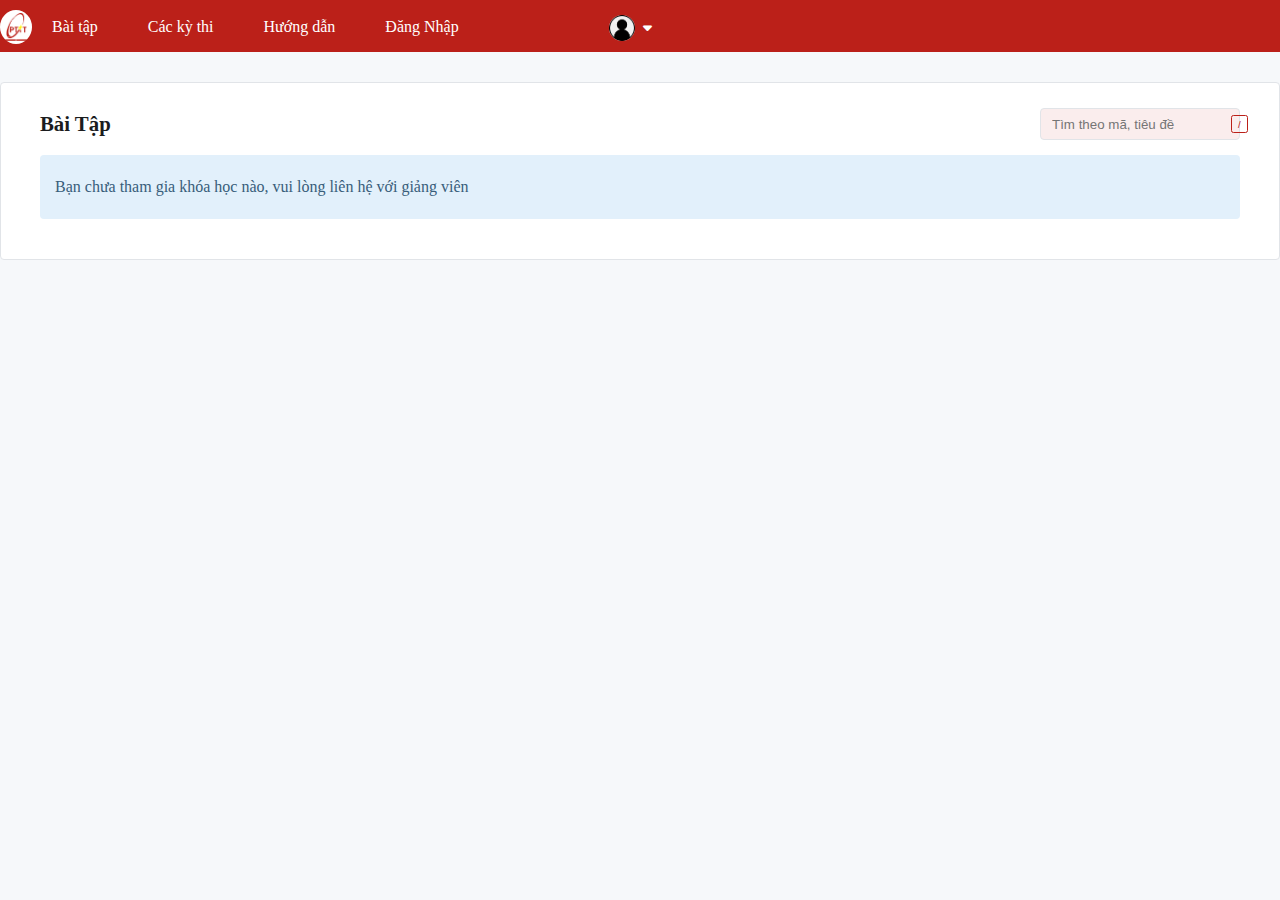
<file: index.html>
<!-- DAY LA TRANG KHI VUA KHOI DONG DU AN VA CHUA DUOC DANG NHAP -->
<!DOCTYPE html>
<html lang="en">
  <head>
    <meta charset="UTF-8" />
    <meta name="viewport" content="width=device-width, initial-scale=1.0" />
    <title>WEB PTIT</title>
    <meta name="description" content="CODE PTIT">

    <!-- bootstrap -->
    <link
      href="https://cdn.jsdelivr.net/npm/bootstrap@5.3.2/dist/css/bootstrap.min.css"
      rel="stylesheet"
      integrity="sha384-T3c6CoIi6uLrA9TneNEoa7RxnatzjcDSCmG1MXxSR1GAsXEV/Dwwykc2MPK8M2HN"
      crossorigin="anonymous"
    />
    <!-- css -->
    <link rel="stylesheet" href="./assets/css/reset.css" />
    <link rel="stylesheet" href="./assets/css/styles.css" />
    <link rel="stylesheet" href="./assets/css/responsive.css" />
    <!-- font awesome -->
    <link
      rel="stylesheet"
      href="https://cdnjs.cloudflare.com/ajax/libs/font-awesome/6.5.1/css/all.min.css"
    />
    <!-- google fonts -->
    <link
      href="https://fonts.googleapis.com/css2?family=Open+Sans:wght@300;400;500;600;700&family=Roboto:wght@100;300;400;500;700&display=swap"
      rel="stylesheet"
    />
  </head>

  <body>
    <!-- HEADER NAVBAR -->
    <div class="header-navbar">
      <div class="container">
        <div class="row">
          <div class="col-md-6">
            <div class="left-side">
              <!-- hidden navbar -->
              <div class="navbar-btn hidden">
                <i class="fa-solid fa-bars"></i>
              </div>
              <ul class="navbar-full-menu hidden">
                <li class="exam-item"><a href="./login.html">Bài tập</a></li>

                <li class="exam-item"><a href="./login.html">Luyện tập</a></li>

                <li class="exam-item"><a href="./login.html">Giữa kỳ</a></li>

                <li class="exam-item"><a href="./login.html">Cuối kỳ</a></li>
                
                <li class="exam-item"><a href="./login.html">Hướng dẫn</a></li>
                <br />
                <!-- <hr /> -->
                <br />
                <li class="user-list">
                  <a href="" class="user-name">Anon</a>
                  <a href="" class="user-id">No Class</a>
                </li>
                <li class="exam-item">
                  <a href="./error.html">Hồ sơ</a>
                </li>
                <li class="exam-item">
                  <a href="./error.html">Lớp học</a>
                </li>
                <li class="exam-item">
                  <a href="./error.html">Đăng xuất</a>
                </li>
              </ul>
              <div class="logo">
                <img src="./assets/img/logo_ptit.png" alt="logo" />
              </div>
              <article class="navbar-item">
                <a href="./index.html">Bài tập</a>
              </article>
              <article class="navbar-item exams">Các kỳ thi</article>
              <ul class="exam-menu">
                <li class="exam-item"><a href="./index.html">Luyện tập</a></li>
                <li class="exam-item"><a href="./index.html">Giữa kỳ</a></li>
                <li class="exam-item"><a href="./index.html">Cuối kỳ</a></li>
              </ul>
              <article class="navbar-item">
                <a href="./index.html">Hướng dẫn</a>
              </article>
              <article class="navbar-item">
                <a href="./login.html">Đăng Nhập</a>
              </article>
              <article class="navbar-item"></article>
              <article class="navbar-item"></article>
            </div>
          </div>
          <div class="col-md-6">
            <div class="right-side">
              <div class="user">
                <div class="user-logo">
                  <img src="./assets/img/user-logo.png" alt="user logo" />
                </div>
                <button type="button" class="user-btn">
                  <i class="user-icon fa-solid fa-sort-down"></i>
                </button>
                <div class="menu-user">
                  <ul>
                    <li class="user-list">
                      <a href="" class="user-name">Anonymous</a>
                      <a href="" class="user-id">Undefined</a>
                    </li>
                    <li class="user-list">
                      <a href="./index.html">Hồ sơ</a>
                    </li>
                    <li class="user-list">
                      <a href="./index.html">Lớp học</a>
                    </li>
                    <li class="user-list">
                      <a href="./index.html">Đăng xuất</a>
                    </li>
                  </ul>
                </div>
              </div>
            </div>
          </div>
        </div>
      </div>
    </div>

    <!-- BODY STATUS -->
    <div class="body-status">
      <div class="container">
        <div class="row">
          <div class="status-box">
            <div class="status-header">
              <div class="status-title">Bài Tập</div>
              <div class="status-form">
                <input type="text" placeholder="Tìm theo mã, tiêu đề" />
                <input type="submit" class="form-submit" value="/" />
              </div>
            </div>
            <div class="status-alert">
              Bạn chưa tham gia khóa học nào, vui lòng liên hệ với giảng viên 
            </div>
            
          </div>
        </div>
      </div>
    </div>
	
	

    <script src="./assets/js/main.js"></script>
  </body>
</html>
</file>
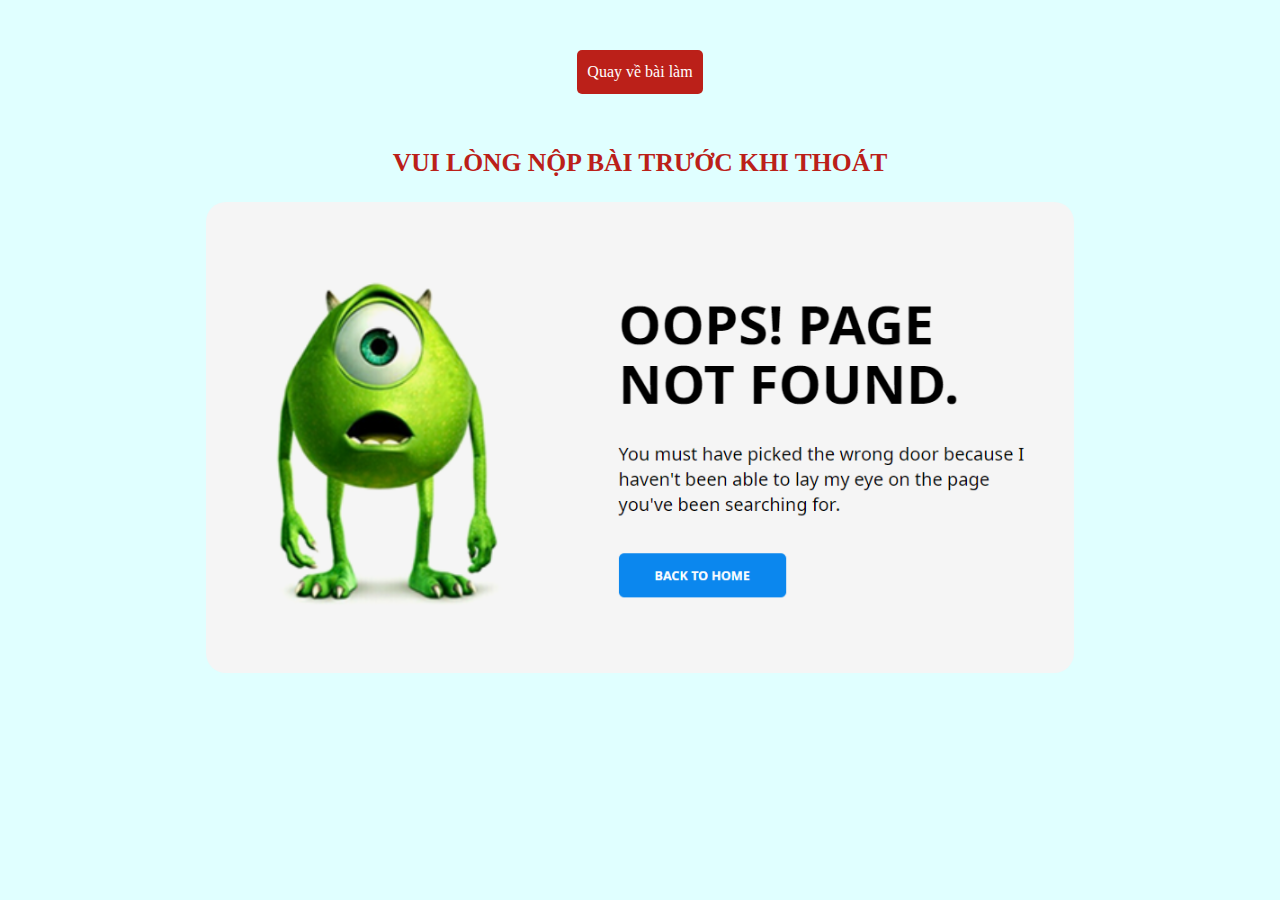
<file: error_test.html>
<!-- DAY LA TRANG KHI WEB XAY RA LOI -->
<!DOCTYPE html>
<html lang="en">
  <head>
    <meta charset="UTF-8" />
    <meta name="viewport" content="width=device-width, initial-scale=1.0" />
    <title>ERROR PAGE</title>

    <!-- bootstrap -->
    <link
      href="https://cdn.jsdelivr.net/npm/bootstrap@5.3.2/dist/css/bootstrap.min.css"
      rel="stylesheet"
      integrity="sha384-T3c6CoIi6uLrA9TneNEoa7RxnatzjcDSCmG1MXxSR1GAsXEV/Dwwykc2MPK8M2HN"
      crossorigin="anonymous"
    />
    <!-- css -->
    <link rel="stylesheet" href="./assets/css/reset.css" />
    <link rel="stylesheet" href="./assets/css/error.css" />
    <link rel="stylesheet" href="./assets/css/responsive.css" />
    <!-- font awesome -->
    <link
      rel="stylesheet"
      href="https://cdnjs.cloudflare.com/ajax/libs/font-awesome/6.5.1/css/all.min.css"
    />
    <!-- google fonts -->
    <link
      href="https://fonts.googleapis.com/css2?family=Open+Sans:wght@300;400;500;600;700&family=Roboto:wght@100;300;400;500;700&display=swap"
      rel="stylesheet"
    />
  </head>

  <body>
    <div class="container-fluid">
      <div class="wrapper">
        <a class="error-btn" href="./quiz.html">Quay về bài làm</a>
        <div class="error-img">
          <p class="img-desc-2">VUI LÒNG NỘP BÀI TRƯỚC KHI THOÁT</p>
          <img src="./assets/img/Disney.png" alt="error" />
        </div>
      </div>
    </div>

    <script src="./assets/js/main.js"></script>
  </body>
</html>
</file>
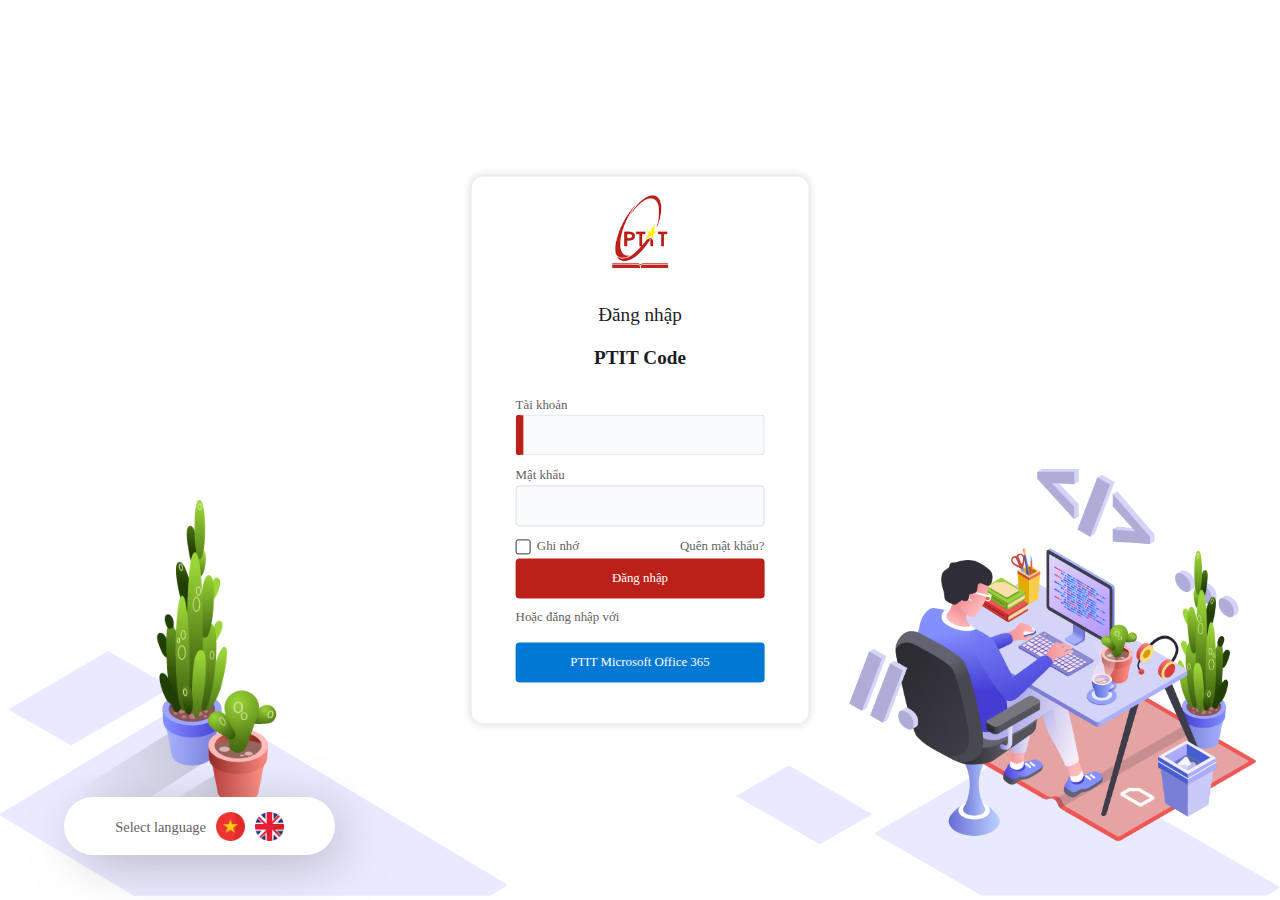
<file: login.html>
<!DOCTYPE html>
<html lang="vi">
  <meta http-equiv="content-type" content="text/html;charset=UTF-8" />
  <head>
    <meta
      name="viewport"
      content="width=device-width, initial-scale=1.0, maximum-scale=1.0, user-scalable=0"
    />
    <meta charset="utf-8" />
    <link rel="shortcut icon" href="favicon.png" />
    <title>Đăng nhập</title>
    <link rel="stylesheet" href="./assets/css/login.css" />
  </head>
  <body>
    <div class="bg-image--left">
      <img src="./assets/img/bg_left.png" alt="" />
    </div>
    <div class="bg-image--right">
      <img src="./assets/img/bg_right.png" alt="" />
    </div>

    <div class="container-fluid-login">
      <div class="login">
        <div class="login__main">
          <div class="login__logo">
            <img src="./assets/img/logo_ptit.png" alt="Logo" />
          </div>
          <div class="row">
            <div class="col">
              <div class="login__main__title">
                <p>Đăng nhập</p>
                <p><b>PTIT Code</b></p>
              </div>
            </div>
          </div>
          <div class="row">
            <div class="col">
              <form
                id="login_form_id"
                class="login__main__form"
                method="post"
              >
                <label for="login__user">Tài khoản</label>
                <input
                  type="text"
                  name="username"
                  id="login__user"
                  value=""
                  autofocus
                />
                <label for="login__pw">Mật khẩu</label>
                <input type="password" name="password" id="login__pw" />
                <div>
                  <div class="checkbox__login">
                    <input
                      type="checkbox"
                      value="1"
                      name="remember"
                      id="login__checkbox"
                    />
                    <label class="cb__label" for="login__checkbox"
                      >Ghi nhớ</label
                    >
                  </div>
                  <a class="login__main__forgetpass link--red"
                    >Quên mật khẩu?</a
                  >
                </div>
                <button type="submit"><span>Đăng nhập</span></button>

                <div class="separate">Hoặc đăng nhập với</div>
                <a
                  class="button"
                  ><span>PTIT Microsoft Office 365</span></a
                >
              </form>
            </div>
          </div>
        </div>
      </div>
      <div class="lang">
        <p>Select language</p>
        <a href="./login.html">
          <img src="assets/img/VN.png" alt="vi" />
        </a>
        <a href="./login.html">
          <img src="./assets/img/Eng.png" alt="en" />
        </a>
      </div>
    </div>
    <script src="./assets/js/login.js"></script>
  </body>
</html>
</file>
<file: assets/css/styles.css>
* {
  box-sizing: border-box;
}

body {
  font-size: 16px;
  line-height: 1.5;
  font-family: var(--font-family-sans);
  /* height: 10000px; */
  background-color: #f6f8fa;
}

:root {
  --clr-primary-1: #bb2019;
  --clr-primary-2: #e1e4e8;
}

.hidden {
  display: none;
}

.active {
  display: block;
  visibility: visible;
  transform: translateX();
  opacity: 1;
}

/* HEADER NAVBAR */
.header-navbar {
  background-color: #bb2019;
  height: 52px;
}

.header-navbar .row {
  padding: 10px 0 !important;
  width: 100%;
  display: flex;
  /* justify-content: space-between; */
  margin: 0 !important;
}

.left-side {
  display: flex;
  /* width: 100%; */
}

.header-navbar .left-side .logo {
  max-width: 2rem;
  background-color: #fff;
  border-radius: 50%;
  margin-right: 20px;
  white-space: nowrap;
  text-align: left;
  display: flex;
  flex-direction: column;
  justify-content: center;
}
.navbar-btn {
  color: #fff;
  margin: auto;
  position: relative;
}
.navbar-full-menu {
  position: absolute;
  box-shadow: 0 2px 4px rgba(34, 25, 25, 0.4);
  border-radius: 0;
  z-index: 100;
  top: 55px;
  left: 196px;
  width: 200px;
  height: auto;
  background-color: #fff;
}
.navbar-btn:hover {
  cursor: pointer;
  color: #333;
}
.left-side .logo img {
  width: 100%;
  height: 100%;
  padding: 3px 5px;
}

.navbar-item {
  margin-right: 50px;
  /* text-align: left; */
  display: flex;
  align-items: center;
  justify-content: center;
  font-size: 1rem;
}

.navbar-item a {
  /* text-decoration: none; */
  color: #fff;
}

.left-side .navbar-item a:hover {
  cursor: pointer;
  color: #333;
}

.exams {
  position: relative;
  color: #fff;
}
.exams:hover {
  cursor: pointer;
  color: #333;
}

.exam-menu {
  display: none;
  position: absolute;
  box-shadow: 0 2px 4px rgba(34, 25, 25, 0.4);
  border-radius: 0;
  z-index: 100;
  top: 55px;
  left: 277px;
  width: 200px;
  height: auto;
  background-color: #fff;
}

.exam-menu.active {
  display: block;
  visibility: visible;
  transform: translateX();
  opacity: 1;
}

.exam-item {
  padding: 5px 5px;
  border-bottom: 1px solid var(--clr-primary-2);
}

.exam-item:hover {
  cursor: pointer;
  background-color: lightcoral;

  a {
    color: #fff;
  }
}

.right-side .user {
  display: flex;
  /* flex-direction: row; */
  /* text-align: center; */
  justify-content: flex-end;
  color: #fff;
  /* align-items: center; */
  /* padding-top: 5px; */
  position: relative;
}

.user-btn {
  background: none;
  border: none;
  color: #fff;
  padding: 0px;
  margin: 0px;
}

.user-btn:hover {
  cursor: pointer;
  color: #333;
}
.user-logo {
  position: relative;
  padding-top: 5.376px !important;
}

.right-side .user-logo img {
  width: 26px;
  margin-right: 8px;
  height: 26px;
  cursor: pointer;
  border-radius: 50%;
}

.right-side .user-icon {
  font-size: 0.9rem;
  position: absolute;
  top: 8px;
}

.menu-user {
  display: none;
  position: absolute;
  box-shadow: 0 2px 4px rgba(34, 25, 25, 0.4);
  border-radius: 0;
  z-index: 100;
  top: 35px;
  left: 531px;
  width: 150px;
  height: auto;
  background-color: #fff;
  font-size: 0.8rem;
  border-radius: 2px;
}

.menu-user.active {
  display: block;
  visibility: visible;
  transform: translateX();
  opacity: 1;
}

.menu-user::before {
  content: "";
  position: absolute;
  width: 0;
  height: 0;
  bottom: 100%;
  right: 30%;
  border: 7.68px solid transparent;
  border-top-width: 7.68px;
  border-top-style: solid;
  border-top-color: transparent;
  border-bottom-color: transparent;
  border-top: none;
  border-bottom-color: #fff;
  filter: drop-shadow(0 -0.0625rem 0.0625rem rgba(0, 0, 0, 0.1));
}

.menu-user .user-name,
.user-id {
  color: #737679;
}

.user-list a {
  color: #737679;
  padding-left: 1rem;
}

.menu-user .user-list {
  border-bottom: 1px solid #e1e4e8;
  padding: 10px 2px;
}

.user-list a {
  text-align: left;
}

.user-list .user-name {
  font-weight: bold;
}

.user-list:hover {
  cursor: pointer;
  background-color: lightcoral;

  a {
    color: #fff;
  }
}

/*BODY STATUS  */
.status-box {
  /* width: 1100px; */
  margin: 30px auto 0;
  padding: 25px 39px;
  border-radius: 4px;
  border: solid 1.6px #e1e4e8;
  background-color: #ffffff;
}

.status-header {
  display: flex;
  justify-content: space-between;
}

.status-title {
  font-size: 1.3rem;
  font-weight: bold;
  font-stretch: normal;
  font-style: normal;
  line-height: 1.5;
  letter-spacing: normal;
  text-align: left;
  color: #1b1c1e;
}

.status-form {
  border-radius: 4px;
  border: solid 1.6px #e1e4e8;
  background-color: #faeded;
  width: 200px;
  height: 32px;
  display: flex;
  justify-content: space-between;
  padding: 0px 9px;
  text-align: center;
  align-items: center;
}

.status-form input {
  background: none;
  border: none;
}

.status-form .form-submit {
  display: block;
  width: 30px;
  height: 18px;
  font-size: 9.6px;
  background: none;
  border-radius: 2.4px;
  border: solid 1px #bb2019;
  color: #bb2019 !important;
}
.status-form input ::placeholder {
  text-align: center;
  align-items: center;
}
.status-form .form-submit {
  margin-right: 15px;
}
.status-alert {
  color: #385d7a;
  background-color: #e2f0fb;
  border-color: #d6e9f9;
  padding: 20px 15px;
  border-radius: 4px;
  margin: 15px 0px;
}

/* CAROUSEL */
.carousel-container {
  margin-top: 30px;
  /* width: 90%;
  padding-left: 100px; */
}
</file>
<file: assets/css/responsive.css>
/*xs<576, sm<768, md<992, lg<1200, xl<1400 */
:root {
  --clr-primary-1: #bb2019;
  --clr-primary-2: #e1e4e8;
}
@media (min-width: 576px) {
}

@media (min-width: 768px) {
}

@media (min-width: 992px) {
}

@media (min-width: 1200px) {
}

@media (min-width: 1400px) {
}

@media (max-width: 1400px) {
  .menu-user {
    top: 35px;
    left: 441px;
  }
  .exam-menu {
    top: 55px;
    left: 296px;
  }
}
@media (max-width: 1200px) {
  .navbar-item {
    text-align: left;
    margin-right: 20px;
  }
  .menu-user {
    top: 33px;
    left: 351px;
  }
  .exam-menu {
    top: 55px;
    left: 258px;
  }
}

@media (max-width: 992px) {
  .logo img {
    display: none;
  }
  .navbar-item {
    text-align: left;
    margin-right: 20px;
  }
  .menu-user {
    top: 33px;
    left: 231px;
  }
  .exam-menu {
    top: 55px;
    left: 160px;
  }
}

@media (max-width: 768px) {
}

@media (max-width: 576px) {
  body {
    max-height: 500px;
  }
  .navbar-btn {
    display: block;
    justify-content: flex-start;
    align-items: center;
  }
  .logo > img {
    display: none;
  }
  .navbar-item {
    display: none;
  }
  .left-side {
    display: block;
  }
  .navbar-full-menu {
    box-shadow: 0 2px 4px rgba(34, 25, 25, 0.4);
    border-radius: 0;
    z-index: 100;
    width: 200px;
    height: auto;
    background-color: #fff;
    position: absolute;
    top: 52px;
    left: 0;
    height: 100vh;
    padding: 10px;
    transition: transform 0.3s linear;
  }

  .navbar-full-menu.hidden {
    transform: translateX(-100%);
  }
  .navbar-full-menu .exam-item:hover {
    background-color: lightcoral;
  }
  .right-side {
    display: none;
  }
  .user-list {
    text-align: center;
    justify-content: center;
    align-items: center;
  }
}
</file>
<file: assets/css/error.css>
* {
  box-sizing: border-box;
}

body {
  font-size: 16px;
  line-height: 1.5;
  font-family: var(--font-family-sans);
  /* height: 10000px; */
  background-color: #f6f8fa;
}

:root {
  --clr-primary-1: #bb2019;
}

.container-fluid {
  background-color: lightcyan;
}

.wrapper {
  display: flex;
  flex-direction: column;
  align-items: center;
  min-height: 100vh;
}

.error-btn {
  background-color: var(--clr-primary-1);
  color: #fff;
  border: none;
  border-radius: 5px;
  padding: 10px 10px;
  cursor: pointer;
  margin-top: 50px;
  margin-bottom: 50px;
}
.error-img {
  display: flex;
  flex-direction: column;
  justify-content: center;
  align-items: center;
}
.error-img img {
  width: 90%;
  /* height: 100%; */
  border-radius: 20px;
}

.img-desc-1 {
  text-align: center;
  font-size: 1.6rem;
  font-weight: bold;
  color: var(--clr-primary-1);
  margin-top: 20px;
}

.img-desc-2 {
  text-align: center;
  font-size: 1.6rem;
  font-weight: bold;
  color: var(--clr-primary-1);
  margin-bottom: 20px;
}
</file>
<file: assets/css/login.css>
.bg-image--left,
.bg-image--right {
    position: absolute;
}

.row {
    margin-right: -4px;
    margin-left: -4px;
}

.bg-image--left {
    left: 0;
    bottom: 0;
    width: 507.2px;
}

.bg-image--right {
    right: 0;
    bottom: 0;
    width: 42.5%;
}

.bg-image--left img,
.bg-image--right img {
    width: 100%;
}

.login__logo {
    width: 57.6px;
    margin: 19.2px auto 10.79px auto;
}

.login__logo img {
    width: 100%;
}

.login__main__title {
    font-size: 19.2px;
    font-stretch: normal;
    font-style: normal;
    line-height: 1.21 !important;
    letter-spacing: normal !important;
    text-align: center;
    color: #1b1c1e;
}

.login__main__title p {
    margin-bottom: 0 !important;
}

.login__main__form {
    display: flex;
    flex-direction: column;
    text-align: left;
    margin: 0 12.8px;
    padding: 28.8px 35.2px 28.8px 35.2px;
    border-radius: 4px;
    font-size: 12.88px;
    color: #5f5f5f;
}

.login__main__form > div {
    padding-bottom: 4px;
    display: inline-flex;
    justify-content: space-between;
    align-items: center;
}


.login__main__form label {
    line-height: 1.19;
    margin-bottom: 1px;
}

.login__main__form input {
    margin-bottom: 12.88px;
}

.login__main__form button {
    background-color: #bb2019;
    font-family: SFProDisplay;
    font-size: 12.88px;
    font-weight: 500;
    font-stretch: normal;
    font-style: normal;
    line-height: 2.06;
    letter-spacing: normal;
    text-align: center;
    color: #ffffff;
    border: none;
    border-radius: 4px;
    padding: 16px auto;
    height: 39.19px;
    margin-bottom: 12.88px;
}

.login__main__form a.button {
    background-color: #0078d4;
    font-family: SFProDisplay;
    font-weight: 500;
    font-stretch: normal;
    font-style: normal;
    line-height: 2.06;
    letter-spacing: normal;
    text-align: center;
    color: #ffffff;
    border: none;
    border-radius: 4px;
    height: 39.19px;
    margin-top: 12.88px;
    margin-bottom: 12.88px;
    display: flex;
    align-items: center;
    justify-content: center;
}

.login__main__form button:enabled {
    outline: none;
    border: none;
}

.login__main__form input {
    height: 37.6px;
    border-radius: 4px;
    border: solid 1.6px #d8dee2;
    background-color: #fafbfc;
    padding-left: 15.36px;
}

#login__checkbox {
    display: none;
    visibility: hidden;
}

#login__checkbox:focus,
.checkbox__login:focus {
    outline: none;
}

#login__checkbox + label:before {
    border: 1.6px solid #333;
    content: "\00a0";
    display: inline-block;
    font: 12.88px/12.79px sans-serif;
    height: 12.88px;
    margin: 0px 6.4px 0 0;
    padding: 0;
    vertical-align: top;
    width: 12.88px;
    border-radius: 2.4px;
}

#login__checkbox:checked + label:before {
    background: #bb2019;
    color: #fff;
    content: "✔";
    text-align: center;
}

#login__checkbox:checked + label:after {
    font-weight: bold;
}

.cb__label {
    user-select: none;
    font-size: 12.88px;
}

.checkbox__login .cb__label {
    font-size: 12.88px !important;
}


.input--active {
    box-sizing: border-box !important;
    border-left: 2px solid #bb2019 !important;
}



.lang {
    width: 271.19px;
    background-color: #fff;
    display: flex;
    justify-content: center;
    border-radius: 29.19px;
    position: absolute;
    bottom: 5%;
    left: 5%;
    -webkit-box-shadow: 10px 10px 52px -9px rgba(112, 112, 112, 0.57);
    -moz-box-shadow: 10px 10px 52px -9px rgba(112, 112, 112, 0.57);
    box-shadow: 10px 10px 52px -9px rgba(112, 112, 112, 0.57);
    align-items: center;
}

.lang a {
    vertical-align: middle;
    width: 28.8px;
    height: 28.8px;
    margin-left: 10.24px;
    display: flex;
}

.lang a img {
    width: 100%;
}

.lang p {
    display: inline-block;
    vertical-align: middle;
    height: 28.8px;
    line-height: 30px;
    font-size: 14.39px;
    color: #5f5f5f;
}

@media only screen and (min-width: 768px) {
    .login {
        display: flex;
        flex-direction: column;
        text-align: center;
        width: 336.79px;
        position: absolute;
        left: 50%;
        top: 50% !important;
        transform: translate(-50%, -50%);
        font-family: SFProDisplay;
    }

    .login .login__main {
        display: flex;
        flex-direction: column;
        border-radius: 11.99px;
        box-shadow: 0 0 8px 0 rgba(44, 44, 44, 0.2);
        background-color: #fff;
        font-size: 16.8px;
    }

    .login__main__form input:focus {
        outline: none;
        border-left: 8px solid #bb2019;
    }
}

@media only screen and (max-width: 767px) {
    .bg-image--left,
    .bg-image--right {
        display: none;
    }

    .lang {
        align-items: center;
        padding-left: 2vw;
        padding-right: 2vw;
        border-radius: 3vh;
        /*bottom: 1.5vh;*/
        /*left: 27.6vw;*/
        height: 10.802vw;
        width: 44.656vw;
        position: inherit;
        margin: 0 auto;
        min-width: fit-content;
    }

    .lang p {
        font-size: 14px;
        margin-right: 2vw;
        height: unset;
    }

    .lang a {
        vertical-align: middle;
        width: 6.875vw;
        height: 5.802vw;
        margin-left: 0.667vw;
    }

    .container-fluid-login {
        right: 0px;
        left: 0px;
        bottom: 0px;
        top: 0px;
        height: 100vh;
        justify-content: center;
        background-color: white;
    }

    .login .login__main {
        display: flex;
        flex-direction: column;
        border-radius: 0.781vw;
        background-color: #fff;
        font-size: 1.094vw;
    }

    .login__main {
        margin-left: 16px;
        margin-right: 16px;
    }

    .login__logo {
        width: 19.75vw;
        margin: 10.25vw auto 5.703vw auto;
    }

    .login__main__title {
        font-size: 5.25vw;
    }
    .login__main__form {
        font-size: 4vw;
        position: relative;
    }

    .login__main__form > div {
        display: inline-flex;
        justify-content: space-between;
        align-items: center;
    }

    .login__main__form input {
        height: 13.448vw;
        border-radius: 4px;
    }

    .login__main__form label {
        line-height: 2.19;
    }

    .checkbox__login .cb__label {
        font-size: 4vw !important;
    }

    .login__main__form button {
        height: 11.552vw;
        font-size: 4vw;
        border-radius: 4px;
    }
    #login__checkbox + label:before {
        border: 1px solid #D3D3D3;
        content: "\00a0";
        display: inline-block;
        font: 14px/14px sans-serif;
        height: 3.833vw;
        margin: 3vw 2.417vw 0 0;
        padding: 0;
        vertical-align: top;
        width: 3.833vw;
        border-radius: 3px;
    }

    .login__main__form input:focus {
        outline: none;
        border-left: 3vw solid #bb2019;
    }
}
</file>
